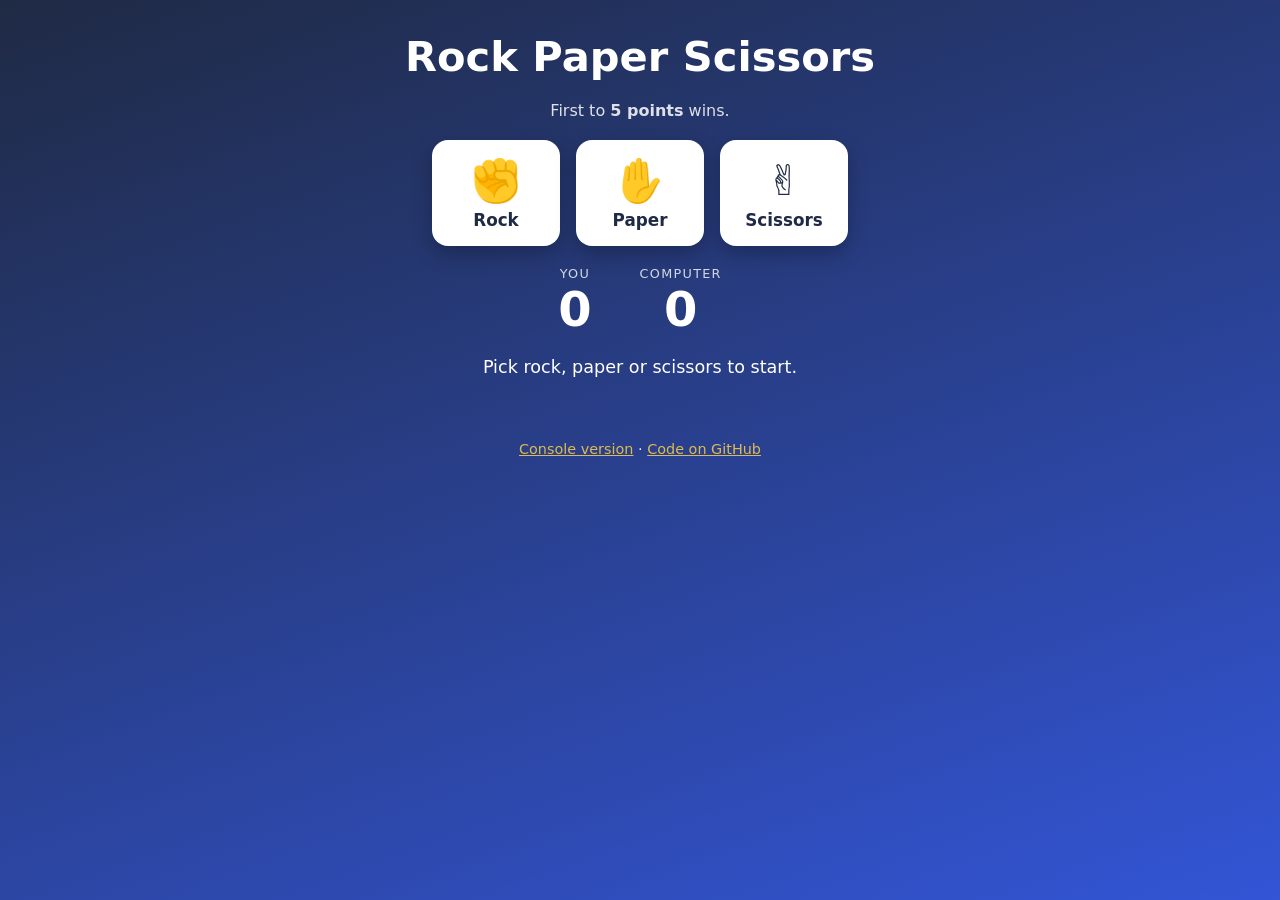
<file: index.html>
<!DOCTYPE html>
<html lang="en">
<head>
  <meta charset="UTF-8">
  <meta name="viewport" content="width=device-width, initial-scale=1">
  <title>Rock Paper Scissors – Ashkar Siyad</title>
  <link rel="stylesheet" href="style.css">
  <script src="script.js" defer></script>
</head>
<body>
  <main class="wrap">
    <h1>Rock Paper Scissors</h1>
    <p class="sub">First to <strong>5 points</strong> wins.</p>

    <div class="choices" id="choices">
      <button class="choice" type="button" data-choice="rock"><span aria-hidden="true">✊</span>Rock</button>
      <button class="choice" type="button" data-choice="paper"><span aria-hidden="true">✋</span>Paper</button>
      <button class="choice" type="button" data-choice="scissors"><span aria-hidden="true">✌️</span>Scissors</button>
    </div>

    <div class="scoreboard">
      <div><span class="label">You</span><span class="score" id="humanScore">0</span></div>
      <div><span class="label">Computer</span><span class="score" id="computerScore">0</span></div>
    </div>

    <div class="results" id="results" aria-live="polite">
      <p id="roundResult">Pick rock, paper or scissors to start.</p>
      <p class="winner" id="winner"></p>
    </div>

    <button class="btn" id="resetBtn" type="button" hidden>Play again</button>

    <p class="foot"><a href="console.html">Console version</a> · <a href="https://github.com/Ashkar369/odin-rock-paper-scissors">Code on GitHub</a></p>
  </main>
</body>
</html>
</file>
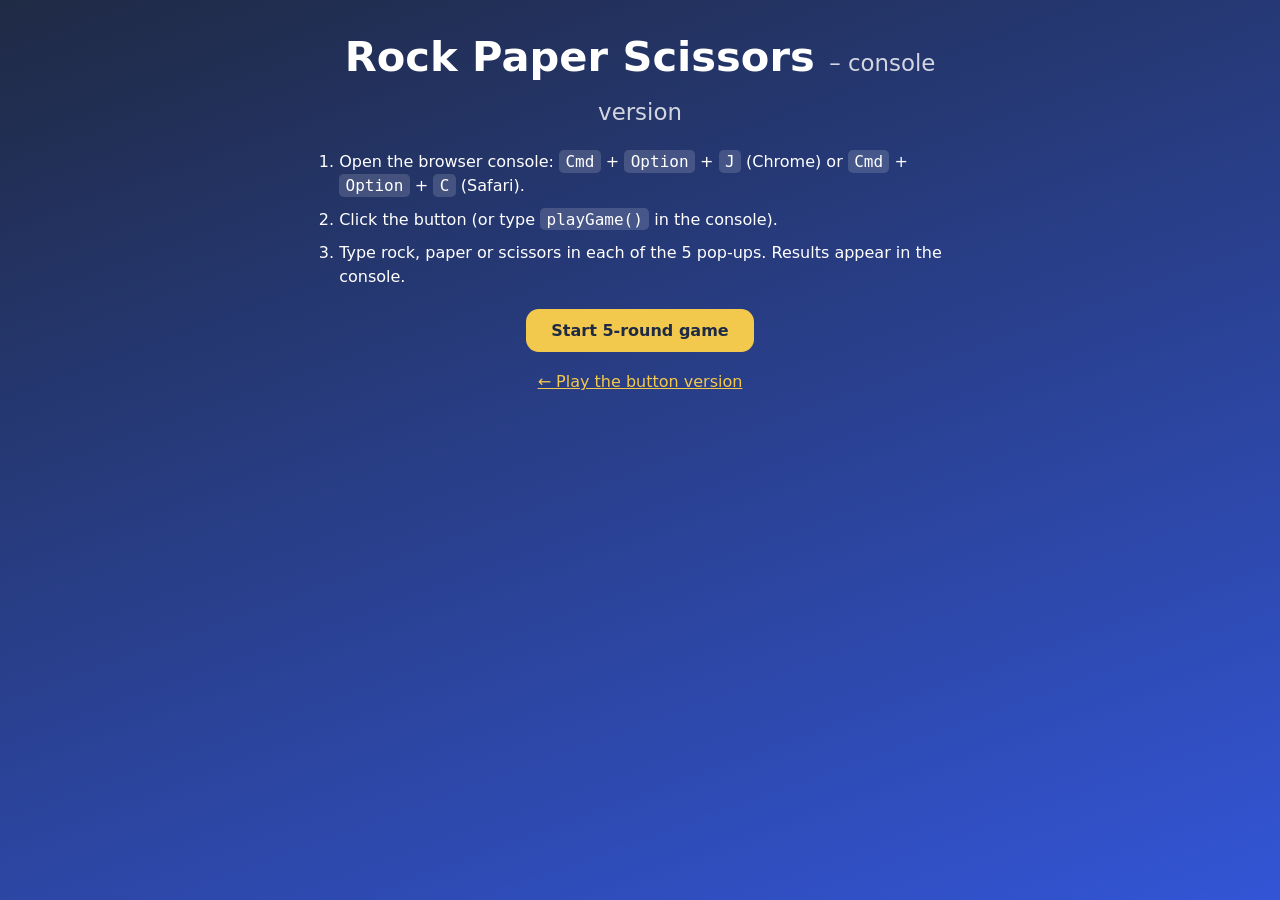
<file: console.html>
<!DOCTYPE html>
<html lang="en">
<head>
  <meta charset="UTF-8">
  <meta name="viewport" content="width=device-width, initial-scale=1">
  <title>Rock Paper Scissors – Console version</title>
  <link rel="stylesheet" href="style.css">
  <script src="console.js" defer></script>
</head>
<body>
  <main class="wrap">
    <h1>Rock Paper Scissors <span>– console version</span></h1>
    <ol class="steps">
      <li>Open the browser console: <kbd>Cmd</kbd> + <kbd>Option</kbd> + <kbd>J</kbd> (Chrome) or <kbd>Cmd</kbd> + <kbd>Option</kbd> + <kbd>C</kbd> (Safari).</li>
      <li>Click the button (or type <code>playGame()</code> in the console).</li>
      <li>Type rock, paper or scissors in each of the 5 pop-ups. Results appear in the console.</li>
    </ol>
    <button class="btn" id="startBtn" type="button">Start 5-round game</button>
    <p><a href="index.html">← Play the button version</a></p>
  </main>
</body>
</html>
</file>
<file: style.css>
* { box-sizing: border-box; margin: 0; padding: 0; }
body {
  font-family: system-ui, -apple-system, "Segoe UI", sans-serif;
  background: linear-gradient(160deg, #1f2a44, #3355d6);
  color: #fff;
  min-height: 100vh;
  display: flex;
  justify-content: center;
  align-items: flex-start;
  padding: 2rem 1rem;
}
.wrap {
  width: min(40rem, 100%);
  display: flex; flex-direction: column; align-items: center; gap: 1.25rem;
  text-align: center;
}
h1 { font-size: clamp(1.8rem, 6vw, 2.6rem); }
h1 span { font-size: .55em; font-weight: 400; opacity: .8; }
.sub { opacity: .85; }

.choices { display: flex; flex-wrap: wrap; justify-content: center; gap: 1rem; }
.choice {
  display: flex; flex-direction: column; align-items: center; gap: .3rem;
  width: 8rem; padding: 1rem;
  font: 600 1.05rem system-ui, sans-serif; color: #1f2a44;
  background: #fff; border: none; border-radius: 1rem;
  box-shadow: 0 .5rem 1.25rem rgba(0, 0, 0, .25);
  cursor: pointer; transition: transform .12s;
}
.choice span { font-size: 2.6rem; }
.choice:hover:not(:disabled) { transform: translateY(-4px); }
.choice:disabled { opacity: .45; cursor: not-allowed; }

.scoreboard { display: flex; gap: 3rem; }
.scoreboard div { display: flex; flex-direction: column; }
.label { text-transform: uppercase; letter-spacing: .1em; font-size: .8rem; opacity: .8; }
.score { font-size: 3rem; font-weight: 800; }

.results { min-height: 4rem; font-size: 1.1rem; }
.winner { font-size: 1.6rem; font-weight: 800; color: #f2c94c; margin-top: .4rem; }

.btn {
  font: 700 1rem system-ui, sans-serif; color: #1f2a44;
  background: #f2c94c; border: none; border-radius: .8rem;
  padding: .75em 1.6em; cursor: pointer;
}
.btn:hover { filter: brightness(1.05); }
:focus-visible { outline: 3px solid #f2c94c; outline-offset: 3px; }

.steps { text-align: left; display: grid; gap: .6rem; line-height: 1.5; padding-left: 1.2rem; }
kbd, code { background: rgba(255, 255, 255, .15); padding: .1em .4em; border-radius: .3rem; font-family: ui-monospace, Menlo, monospace; }
a { color: #f2c94c; }
.foot { font-size: .9rem; opacity: .9; }
</file>
